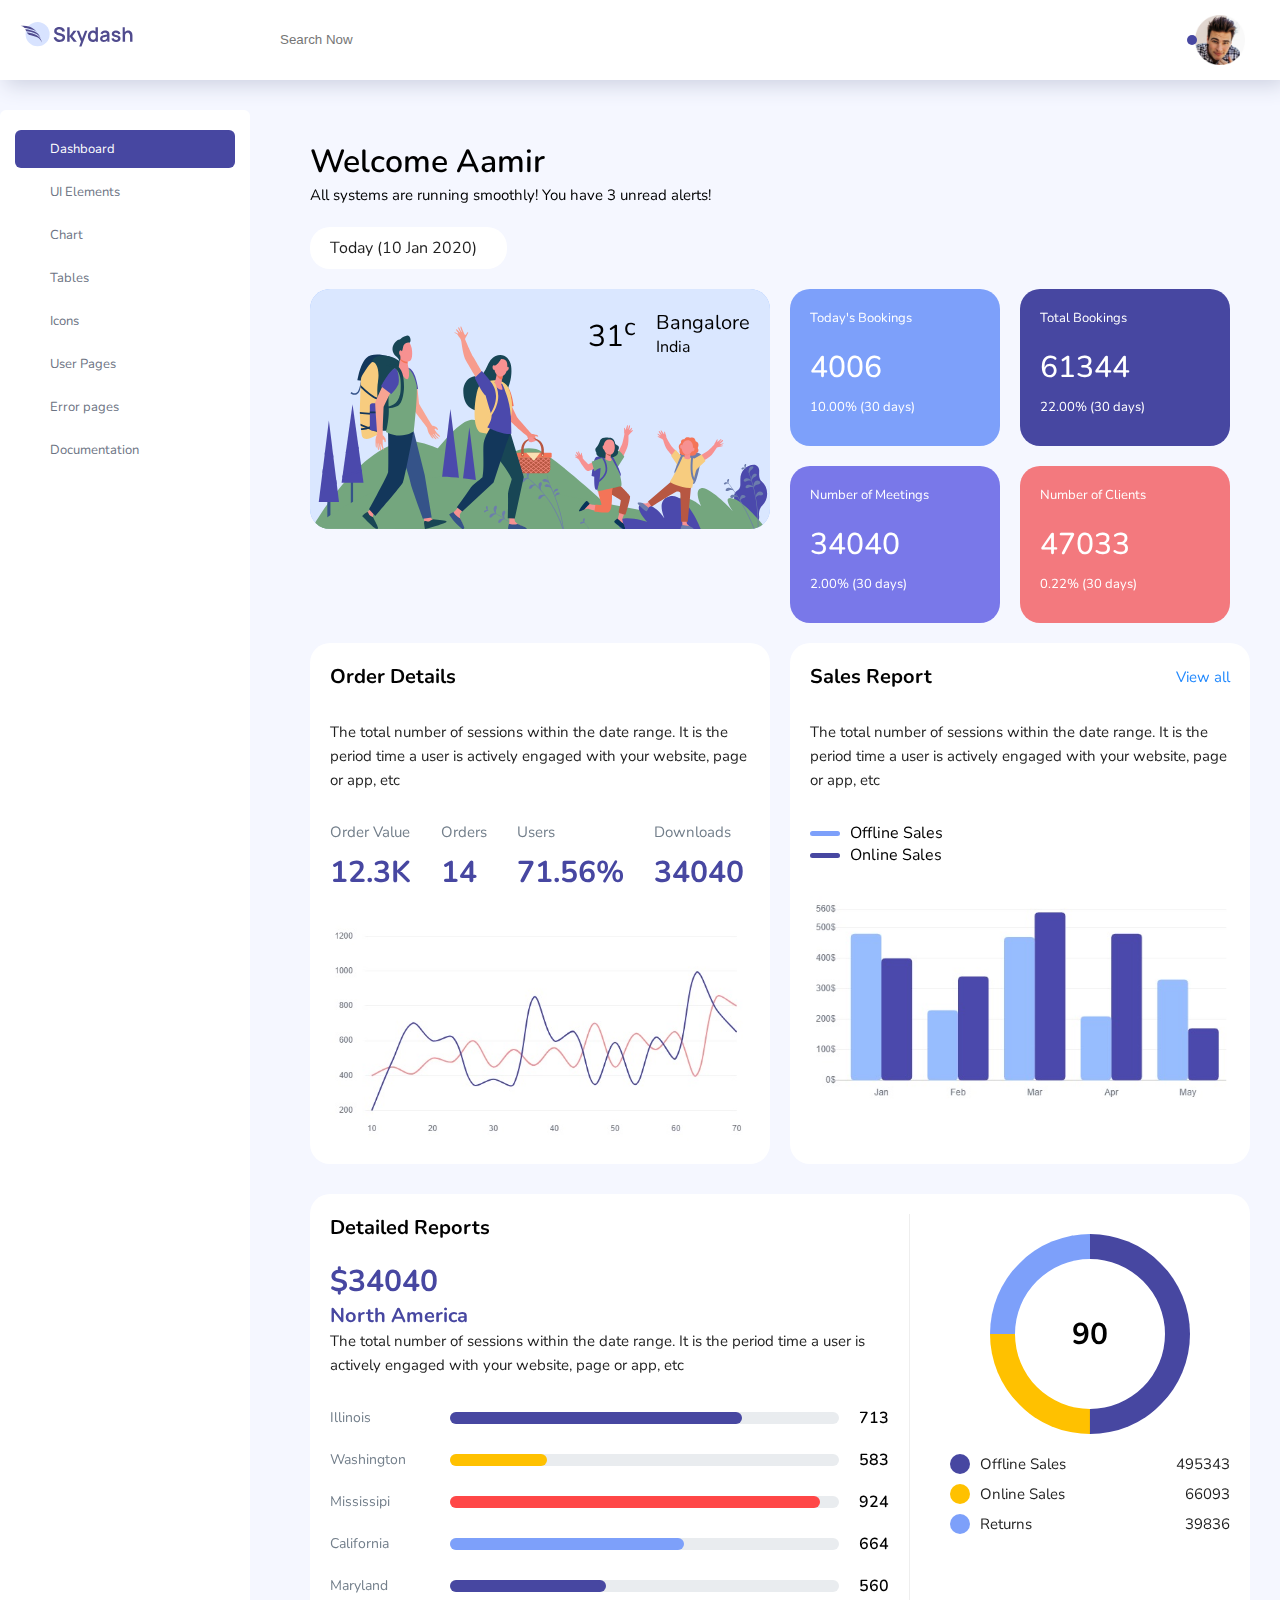
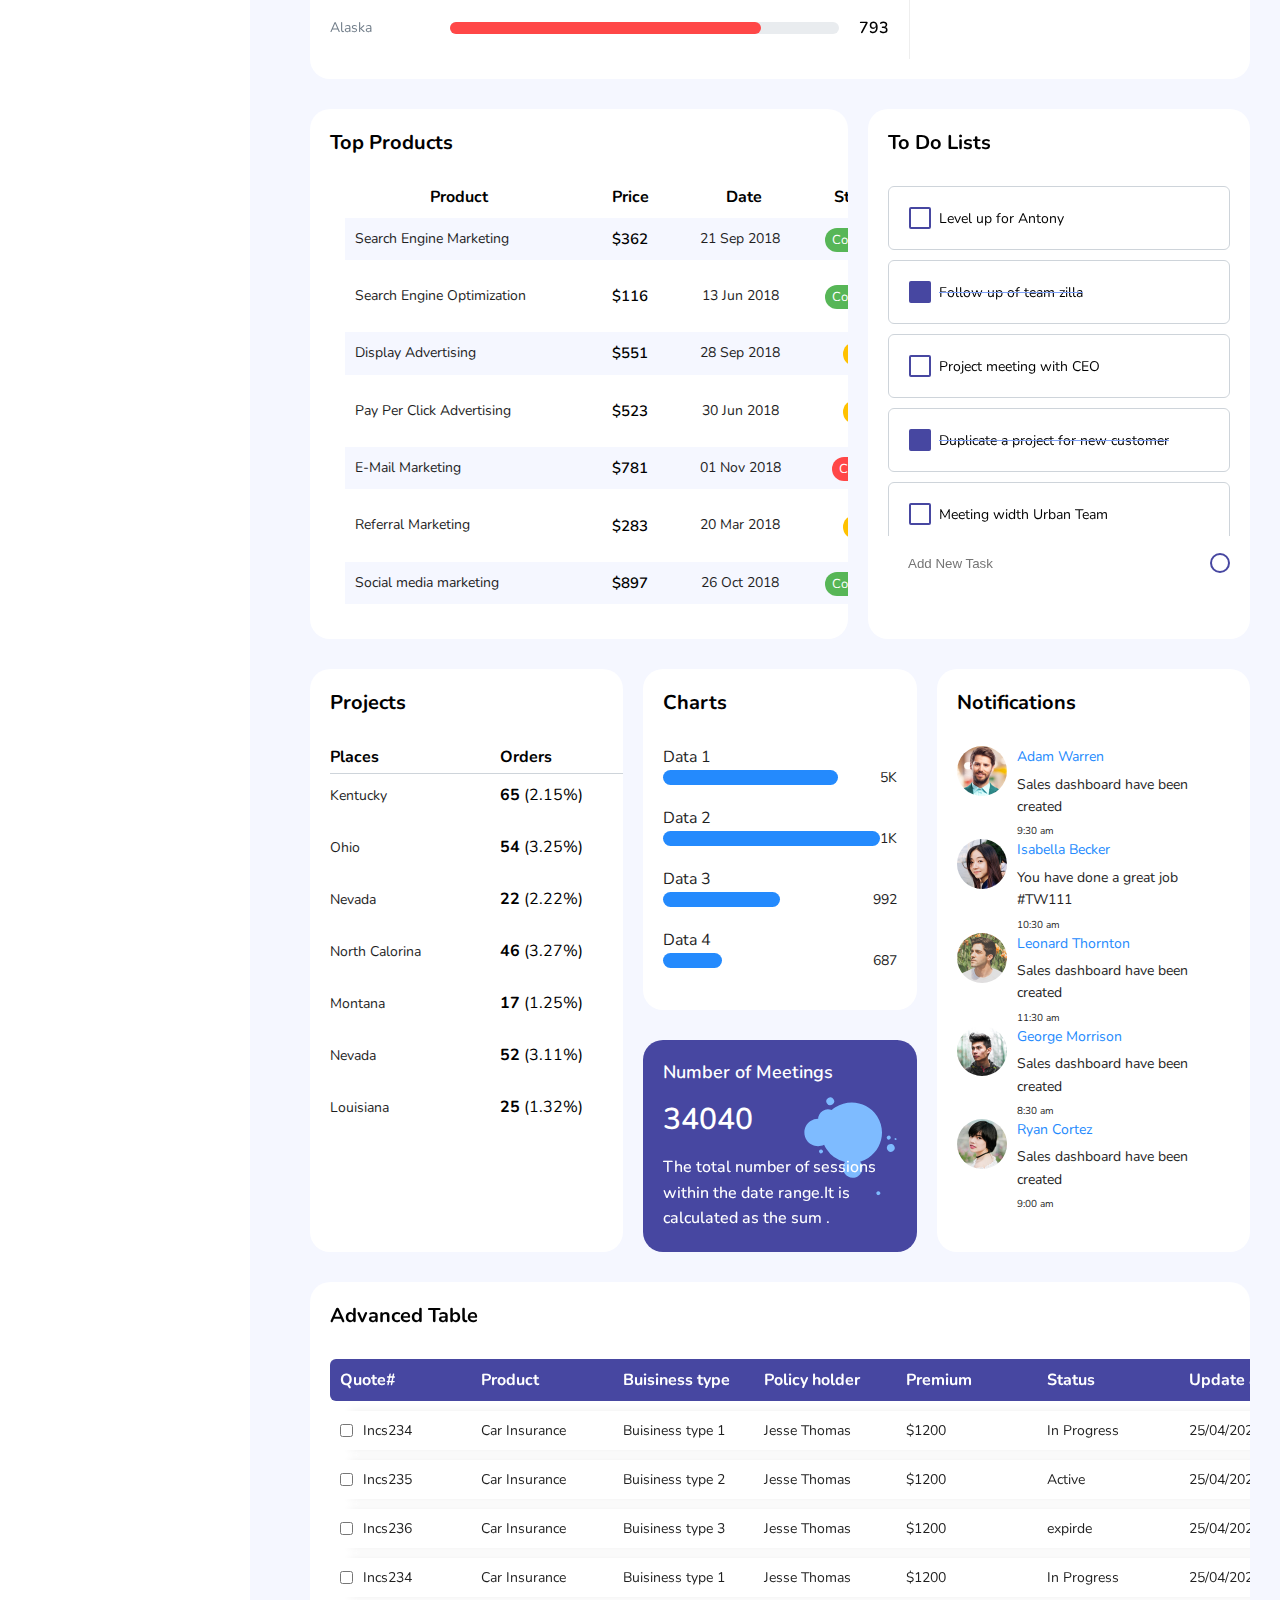
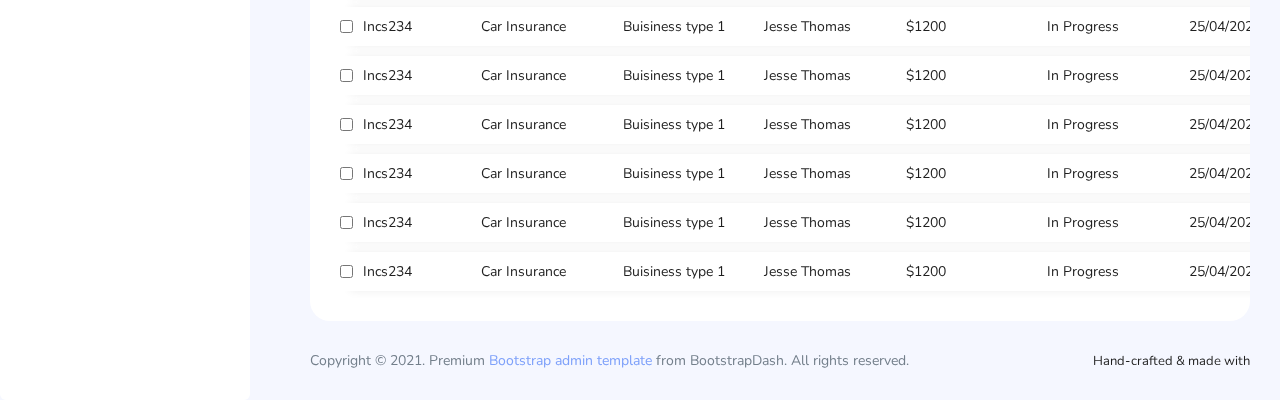
<file: index.html>
<!DOCTYPE html>
<html lang="en">
<head>
    <meta charset="UTF-8">
    <meta http-equiv="X-UA-Compatible" content="IE=edge">
    <meta name="viewport" content="width=device-width, initial-scale=1.0">
    <title>Skydash Admin</title>
    <link rel="stylesheet" href="https://cdnjs.cloudflare.com/ajax/libs/font-awesome/6.2.0/css/all.min.css" integrity="sha512-xh6O/CkQoPOWDdYTDqeRdPCVd1SpvCA9XXcUnZS2FmJNp1coAFzvtCN9BmamE+4aHK8yyUHUSCcJHgXloTyT2A==" crossorigin="anonymous" referrerpolicy="no-referrer" />
    <link rel="stylesheet" href="./css/framework.css">
    <link rel="stylesheet" href="./css/main.css">
</head>
<body>
    <header class="bg-white pl-20 pr-20 pt-15 pb-15 just-btw">
        <div class="h-left d-flex gap-120 align-c">
            <div class="logo">
                <img class="large-logo hide-medium" src="./images/logo.svg" alt="">
                <img class="light-logo profile-size" src="./images/logo-mini.svg" alt="">
            </div>
            <div class="search grey-c d-flex align-c gap-10">
                <i class="fa-solid fa-bars fs-18 pointer menu"></i>
                <div class="search-box d-flex align-c gap-10 hide-medium">
                    <i class="fa-solid fa-search fs-18"></i>
                    <input type="text" class="border-n out-n fs-16 fw-500" placeholder="Search Now">
                </div>
            </div>
        </div>
        <div class="h-right d-flex align-c gap-15 pointer">
            <span class="icon p-relative">
                <i class="fa-solid fa-bell grey-c fs-18"></i>
            </span>
            <img class="profile-size" src="./images/faces/face28.jpg" alt="">
            <i class="fa-solid fa-ellipsis grey-c fs-18 pointer hide-medium"></i>
        </div>
    </header>
    <div class="container mt-80 pt-30 d-flex gap-30">
        <aside class="bg-white pt-20 pl-15 pr-15 rad-6 hide-mobile">
            <ul>
                <li class="active w-full pt-10 pb-10 pl-15 pr-15 mb-5 rad-6 trans">
                    <a class="d-flex gap-20 aside-link-c trans" href="index.html">
                        <i class="fa-solid fa-table-cells-large"></i>
                        <span class="mr-40 fs-13 hide-medium">Dashboard</span>
                    </a>
                </li>
                <li class="w-full pt-10 pb-10 pl-15 pr-15 mb-5 rad-6 trans">
                    <a class="d-flex gap-20 aside-link-c trans" href="uiElements.html">
                        <i class="fa-solid fa-layer-group"></i>
                        <span class="mr-40 fs-13 hide-medium">UI Elements</span>
                        <i class="fa-solid fa-angle-left"></i>
                    </a>
                </li>
                <li class="w-full pt-10 pb-10 pl-15 pr-15 mb-5 rad-6 trans">
                    <a class="d-flex gap-20 aside-link-c trans" href="">
                        <i class="fa-solid fa-chart-simple"></i>
                        <span class="mr-40 fs-13 hide-medium">Chart</span>
                        <i class="fa-solid fa-angle-left"></i>
                    </a>
                </li>
                <li class="w-full pt-10 pb-10 pl-15 pr-15 mb-5 rad-6 trans">
                    <a class="d-flex gap-20 aside-link-c trans" href="">
                        <i class="fa-solid fa-table-cells-large"></i>
                        <span class="mr-40 fs-13 hide-medium">Tables</span>
                        <i class="fa-solid fa-angle-left"></i>
                    </a>
                </li>
                <li class="w-full pt-10 pb-10 pl-15 pr-15 mb-5 rad-6 trans">
                    <a class="d-flex gap-20 aside-link-c trans" href="">
                        <i class="fa-solid fa-expand"></i>
                        <span class="mr-40 fs-13 hide-medium">Icons</span>
                        <i class="fa-solid fa-angle-left"></i>
                    </a>
                </li>
                <li class="w-full pt-10 pb-10 pl-15 pr-15 mb-5 rad-6 trans">
                    <a class="d-flex gap-20 aside-link-c trans" href="">
                        <i class="fa-regular fa-user"></i>
                        <span class="mr-40 fs-13 hide-medium">User Pages</span>
                        <i class="fa-solid fa-angle-left"></i>
                    </a>
                </li>
                <li class="w-full pt-10 pb-10 pl-15 pr-15 mb-5 rad-6 trans">
                    <a class="d-flex gap-20 aside-link-c trans" href="">
                        <i class="fa-solid fa-ban"></i>
                        <span class="mr-40 fs-13 hide-medium">Error pages</span>
                        <i class="fa-solid fa-angle-left"></i>
                    </a>
                </li>
                <li class="w-full pt-10 pb-10 pl-15 pr-15 mb-5 rad-6 trans">
                    <a class="d-flex gap-20 aside-link-c trans" href="">
                        <i class="fa-regular fa-file-lines"></i>
                        <span class="mr-40 fs-13 hide-medium">Documentation</span>
                        <i class="fa-solid fa-angle-left"></i>
                    </a>
                </li>
            </ul>
        </aside>
        <main class="flex-1 p-30">
            <h1 class="fw-600">Welcome Aamir</h1>
            <p class="fs-15 line16 mb-20">All systems are running smoothly! You have <span>3 unread alerts!</span></p>
            <div class="date d-flex mb-20">
                <p class="pt-10 pb-10 pl-20 pr-20 rad-20 default-c bg-white">
                    Today (10 Jan 2020)
                    <i class="fa-solid fa-angle-down ml-10 pointer"></i>
                </p>
            </div>
            <div class="landing mb-20 d-flex gap-20">
                <div class="image p-relative flex-1 rad-20">
                    <img class="w-full rad-20" src="./images/dashboard/people.svg" alt="">
                    <div class="info p-absolute d-flex align-c gap-20">
                        <div class="icon d-flex gap-10 align-c">
                            <i class="fa-regular fa-sun fs-30"></i>
                            <span class="fs-30">31<sup>c</sup></span>
                        </div>
                        <div class="location">
                            <p class="fs-25">Bangalore</p>
                            <span class="fs-16">India</span>
                        </div>
                    </div>
                </div>
                <div class="boxes-container flex-1">
                    <div class="boxes d-flex gap-20 mb-20">
                        <div class="box rad-20 p-20 bg-blue">
                            <p class="white-c mb-20 fs-13">Today's Bookings</p>
                            <h3 class="white-c fs-30 fw-500 mb-10">4006</h3>
                            <p class="white-c fs-13 mb-10">10.00% (30 days)</p>
                        </div>
                        <div class="box rad-20 p-20 bg-violet">
                            <p class="white-c mb-20 fs-13">Total Bookings</p>
                            <h3 class="white-c fs-30 fw-500 mb-10">61344</h3>
                            <p class="white-c fs-13 mb-10">22.00% (30 days)</p>
                        </div>
                    </div>
                    <div class="boxes d-flex gap-20">
                        <div class="box rad-20 p-20 bg-light-violet">
                            <p class="white-c mb-20 fs-13">Number of Meetings</p>
                            <h3 class="white-c fs-30 fw-500 mb-10">34040</h3>
                            <p class="white-c fs-13 mb-10">2.00% (30 days)</p>
                        </div>
                        <div class="box rad-20 p-20 bg-soft-red">
                            <p class="white-c mb-20 fs-13">Number of Clients</p>
                            <h3 class="white-c fs-30 fw-500 mb-10">47033</h3>
                            <p class="white-c fs-13 mb-10">0.22% (30 days)</p>
                        </div>
                    </div>
                </div>
            </div>
            <div class="statistics d-flex gap-20 mb-30">
                <div class="order-details bg-white rad-20 p-20 flex-1">
                    <h2 class="fs-20 title-c mb-30">Order Details</h2>
                    <p class="default-c line16 fs-15 mb-30">
                        The total number of sessions within the date range. It is the period time a user is actively engaged with your website, page or app, etc
                    </p>
                    <div class="details d-flex wrap gap-30 mb-30">
                        <div class="box">
                            <p class="grey-c mb-10 fs-15">Order Value</p>
                            <h3 class="fs-30 violet-c fw-700">12.3K</h3>
                        </div>
                        <div class="box">
                            <p class="grey-c mb-10 fs-15">Orders</p>
                            <h3 class="fs-30 violet-c fw-700">14</h3>
                        </div>
                        <div class="box">
                            <p class="grey-c mb-10 fs-15">Users</p>
                            <h3 class="fs-30 violet-c fw-700">71.56%</h3>
                        </div>
                        <div class="box">
                            <p class="grey-c mb-10 fs-15">Downloads</p>
                            <h3 class="fs-30 violet-c fw-700">34040</h3>
                        </div>
                    </div>
                    <div class="lines">
                        <img class="d-block w-full" src="./images/lines.jpg" alt="">
                    </div>
                </div>
                <div class="sales-reports bg-white rad-20 p-20 flex-1">
                    <h2 class="fs-20 title-c mb-30 just-btw">Sales Report
                        <a href="" class="fs-15 strong-blue-c fw-400 trans">View all</a>
                    </h2>
                    <p class="default-c line16 fs-15 mb-30">
                        The total number of sessions within the date range. It is the period time a user is actively engaged with your website, page or app, etc
                    </p>
                    <div class="sales">
                        <div class="keys">
                            <div class="key-1 d-flex align-c gap-10">
                                <span class="d-inline-block bg-blue rad-6"></span>
                                Offline Sales
                            </div>
                            <div class="key-2 d-flex align-c gap-10 mb-30">
                                <span class="d-inline-block bg-violet rad-6"></span>
                                Online Sales
                            </div>
                            <div class="stiks">
                                <img class="d-block w-full" src="./images/sticks.jpg" alt="">
                            </div>
                        </div>
                    </div>
                </div>
            </div>
            <div class="detailed-reports bg-white p-20 rad-20 d-flex gap-20 mb-30">
                <div class="left pr-20 flex-2">
                    <h2 class="fs-20 title-c mb-20">Detailed Reports</h2>
                    <span class="d-block fs-30 violet-c fw-700">$34040</span>
                    <span class="d-block fs-20 violet-c fw-700">North America</span>
                    <p class="default-c line16 fs-15 mb-30">
                        The total number of sessions within the date range. It is the period time a user is actively engaged with your website, page or app, etc
                    </p>
                    <div class="details">
                        <div class="box d-flex align-c gap-20 mb-20">
                            <p class="grey-c fs-14 city-width">Illinois</p>
                            <div class="holder bg-grey flex-1 rad-20">
                                <span class="d-block rad-20 bg-violet" style="width: 75%"></span>
                            </div>
                            <p class="title-c fs-16 fw-600">713</p>
                        </div>
                        <div class="box d-flex align-c gap-20 mb-20">
                            <p class="grey-c fs-14 city-width">Washington</p>
                            <div class="holder bg-grey flex-1 rad-20">
                                <span class="d-block rad-20 bg-yellow rad-20" style="width: 25%"></span>
                            </div>
                            <p class="title-c fs-16 fw-600">583</p>
                        </div>
                        <div class="box d-flex align-c gap-20 mb-20">
                            <p class="grey-c fs-14 city-width">Mississipi</p>
                            <div class="holder bg-grey flex-1 rad-20">
                                <span class="d-block rad-20 bg-red" style="width: 95%"></span>
                            </div>
                            <p class="title-c fs-16 fw-600">924</p>
                        </div>
                        <div class="box d-flex align-c gap-20 mb-20">
                            <p class="grey-c fs-14 city-width">California</p>
                            <div class="holder bg-grey flex-1 rad-20">
                                <span class="d-block rad-20 bg-blue" style="width: 60%"></span>
                            </div>
                            <p class="title-c fs-16 fw-600">664</p>
                        </div>
                        <div class="box d-flex align-c gap-20 mb-20">
                            <p class="grey-c fs-14 city-width">Maryland</p>
                            <div class="holder bg-grey flex-1 rad-20">
                                <span class="d-block rad-20 bg-violet" style="width: 40%"></span>
                            </div>
                            <p class="title-c fs-16 fw-600">560</p>
                        </div>
                        <div class="box d-flex align-c gap-20 mb-20">
                            <p class="grey-c fs-14 city-width">Alaska</p>
                            <div class="holder bg-grey flex-1 rad-20">
                                <span class="d-block rad-20 bg-red" style="width: 80%"></span>
                            </div>
                            <p class="title-c fs-16 fw-600">793</p>
                        </div>
                    </div>
                </div>
                <div class="right pl-20 flex-1">
                    <div class="circle rad-50 p-relative">
                        <span class="p-absolute fs-30 fw-700 title-c">90</span>
                    </div>
                    <div class="keys">
                        <div class="key-1 just-btw mb-10">
                            <div class="bullet d-flex align-c gap-10 default-c fs-15">
                                <span class="d-inline-block bullet-size bg-violet rad-50"></span>
                                Offline Sales
                            </div>
                            <span class="default-c fs-15">495343</span>
                        </div>
                        <div class="key-2 just-btw mb-10">
                            <div class="bullet d-flex align-c gap-10 default-c fs-15">
                                <span class="d-inline-block bullet-size bg-yellow rad-50"></span>
                                Online Sales
                            </div>
                            <span class="default-c fs-15">66093</span>
                        </div>
                        <div class="key-3 just-btw">
                            <div class="bullet d-flex align-c gap-10 default-c fs-15">
                                <span class="d-inline-block bullet-size bg-blue rad-50"></span>
                                Returns
                            </div>
                            <span class="default-c fs-15">39836</span>
                        </div>
                    </div>
                </div>
            </div>
            <div class="top-products d-flex gap-20 mb-30">
                <div class="products p-20 bg-white rad-20 flex-2">
                    <h2 class="fs-20 title-c mb-30">Top Products</h2>
                    <table class="pl-15 pr-15">
                        <thead class="d-block w-full">
                            <tr class="just-btw w-full mb-10">
                                <th style="width: 30%" class="text-c flex-1">Product</th>
                                <th style="width: 20%" class="text-c">Price</th>
                                <th style="width: 20%" class="text-c">Date</th>
                                <th style="width: 20%" class="text-c">Status</th>
                            </tr>
                        </thead>
                        <tbody class="d-block w-full">
                            <tr class="just-btw w-full mb-15 main-bg p-10">
                                <td style="width: 30%" class="fs-14 default-c line16 flex-1">Search Engine Marketing</td>
                                <td style="width: 20%" class="fs-15 fw-600 black-c text-c">$362</td>
                                <td style="width: 20%" class="fs-14 default-c line16 text-c">21 Sep 2018</td>
                                <td style="width: 20%" class="text-r">
                                    <span class="white-c fs-13 bg-green rad-20 btn-p">Completed</span>
                                </td>
                            </tr>
                            <tr class="just-btw w-full mb-15 p-10">
                                <td style="width: 30%" class="fs-14 default-c line16 flex-1">Search Engine Optimization</td>
                                <td style="width: 20%" class="fs-15 fw-600 black-c text-c">$116</td>
                                <td style="width: 20%" class="fs-14 default-c line16 text-c">13 Jun 2018</td>
                                <td style="width: 20%" class="text-r">
                                    <span class="white-c fs-13 bg-green rad-20 btn-p">Completed</span>
                                </td>
                            </tr>
                            <tr class="just-btw w-full mb-15 p-10 main-bg">
                                <td style="width: 30%" class="fs-14 default-c line16 flex-1">Display Advertising</td>
                                <td style="width: 20%" class="fs-15 fw-600 black-c text-c">$551</td>
                                <td style="width: 20%" class="fs-14 default-c line16 text-c">28 Sep 2018</td>
                                <td style="width: 20%" class="text-r">
                                    <span class="black-c fs-13 bg-yellow rad-20 btn-p">Pending</span>
                                </td>
                            </tr>
                            <tr class="just-btw w-full mb-15 p-10">
                                <td style="width: 30%" class="fs-14 default-c line16 flex-1">Pay Per Click Advertising</td>
                                <td style="width: 20%" class="fs-15 fw-600 black-c text-c">$523</td>
                                <td style="width: 20%" class="fs-14 default-c line16 text-c">30 Jun 2018</td>
                                <td style="width: 20%" class="text-r">
                                    <span class="black-c fs-13 bg-yellow rad-20 btn-p">Pending</span>
                                </td>
                            </tr>
                            <tr class="just-btw w-full mb-15 p-10 main-bg">
                                <td style="width: 30%" class="fs-14 default-c line16 flex-1">E-Mail Marketing</td>
                                <td style="width: 20%" class="fs-15 fw-600 black-c text-c">$781</td>
                                <td style="width: 20%" class="fs-14 default-c line16 text-c">01 Nov 2018</td>
                                <td style="width: 20%" class="text-r">
                                    <span class="white-c fs-13 bg-red rad-20 btn-p">Cancelled</span>
                                </td>
                            </tr>
                            <tr class="just-btw w-full mb-15 p-10">
                                <td style="width: 30%" class="fs-14 default-c line16 flex-1">Referral Marketing</td>
                                <td style="width: 20%" class="fs-15 fw-600 black-c text-c">$283</td>
                                <td style="width: 20%" class="fs-14 default-c line16 text-c">20 Mar 2018</td>
                                <td style="width: 20%" class="text-r">
                                    <span class="black-c fs-13 bg-yellow rad-20 btn-p">Pending</span>
                                </td>
                            </tr>
                            <tr class="just-btw w-full mb-15 p-10 main-bg">
                                <td style="width: 30%" class="fs-14 default-c line16 flex-1">Social media marketing</td>
                                <td style="width: 20%" class="fs-15 fw-600 black-c text-c">$897</td>
                                <td style="width: 20%" class="fs-14 default-c line16 text-c">26 Oct 2018</td>
                                <td style="width: 20%" class="text-r">
                                    <span class="white-c fs-13 bg-green rad-20 btn-p ml-auto">Completed</span>
                                </td>
                            </tr>
                        </tbody>
                    </table>
                </div>
                <div class="todo p-20 bg-white rad-20 flex-1">
                    <h2 class="fs-20 title-c mb-30">To Do Lists</h2>
                    <div class="lists">
                        <div class="item p-20 rad-6 just-btw border mb-10">
                            <input class="p-absolute" type="checkbox" name="item1" id="item-1">
                            <div class="check-box flex-1">
                                <label for="item-1" class="pointer fs-14 pl-30 p-relative">
                                    <span>Level up for Antony</span>
                                </label>
                            </div>
                            <i class="fa-solid fa-times fs-16 grey-c pointer close trans"></i>
                        </div>
                        <div class="item p-20 rad-6 just-btw border mb-10">
                            <input class="p-absolute" type="checkbox" name="item2" id="item-2" checked>
                            <div class="check-box flex-1">
                                <label for="item-2" class="pointer fs-14 pl-30 p-relative">
                                    <span>Follow up of team zilla</span>
                                </label>
                            </div>
                            <i class="fa-solid fa-times fs-16 grey-c pointer close trans"></i>
                        </div>
                        <div class="item p-20 rad-6 just-btw border mb-10">
                            <input class="p-absolute" type="checkbox" name="item3" id="item-3">
                            <div class="check-box flex-1">
                                <label for="item-3" class="pointer fs-14 pl-30 p-relative">
                                    <span>Project meeting with CEO</span>
                                </label>
                            </div>
                            <i class="fa-solid fa-times fs-16 grey-c pointer close trans"></i>
                        </div>
                        <div class="item p-20 rad-6 just-btw border mb-10">
                            <input class="p-absolute" type="checkbox" name="item4" id="item-4" checked>
                            <div class="check-box flex-1" style="min-width: 300px">
                                <label for="item-4" class="pointer fs-14 pl-30 p-relative">
                                    <span>Duplicate a project for new customer</span>
                                </label>
                            </div>
                            <i class="fa-solid fa-times fs-16 grey-c pointer close trans"></i>
                        </div>
                        <div class="item p-20 rad-6 just-btw border mb-10">
                            <input class="p-absolute" type="checkbox" name="item5" id="item-5">
                            <div class="check-box flex-1">
                                <label for="item-5" class="pointer fs-14 pl-30 p-relative">
                                    <span>Meeting width Urban Team</span>
                                </label>
                            </div>
                            <i class="fa-solid fa-times fs-16 grey-c pointer close trans"></i>
                        </div>
                    </div>
                    <div class="add-item just-btw">
                        <input type="text" class="border-n out-n p-20" placeholder="Add New Task">
                        <span class="c-flex rad-50 border-violet pointer bullet-size">
                            <i class="fa-solid fa-plus violet-c fs-16"></i>
                        </span>
                    </div>
                </div>
            </div>
            <div class="projects mb-30 d-flex gap-20">
                <div class="table-content p-20 rad-20 bg-white flex-1">
                    <h2 class="fs-20 title-c mb-30">Projects</h2>
                    <table class="d-block w-full">
                        <thead class="d-block w-full">
                            <tr class="just-btw pb-5 border-b w-full text-l">
                                <th style="width: 32%">Places</th>
                                <th style="width: 32%">Orders</th>
                                <th style="width: 32%">Users</th>
                            </tr>
                        </thead>
                        <tbody class="d-block w-full">
                            <tr class="just-btw pb-20 pt-10  w-full text-l">
                                <td style="width: 32%" class="default-c fs-14">Kentucky</td>
                                <td style="width: 32%"><strong>65</strong> (2.15%)</td>
                                <td style="width: 32%" class="grey-c fs-14">65</td>
                            </tr>
                            <tr class="just-btw pb-20 pt-10  w-full text-l">
                                <td style="width: 32%" class="default-c fs-14">Ohio</td>
                                <td style="width: 32%"><strong>54</strong> (3.25%)</td>
                                <td style="width: 32%" class="grey-c fs-14">45</td>
                            </tr>
                            <tr class="just-btw pb-20 pt-10  w-full text-l">
                                <td style="width: 32%" class="default-c fs-14">Nevada</td>
                                <td style="width: 32%"><strong>22</strong> (2.22%)</td>
                                <td style="width: 32%" class="grey-c fs-14">32</td>
                            </tr>
                            <tr class="just-btw pb-20 pt-10  w-full text-l">
                                <td style="width: 32%" class="default-c fs-14">North Calorina</td>
                                <td style="width: 32%"><strong>46</strong> (3.27%)</td>
                                <td style="width: 32%" class="grey-c fs-14">45</td>
                            </tr>
                            <tr class="just-btw pb-20 pt-10  w-full text-l">
                                <td style="width: 32%" class="default-c fs-14">Montana</td>
                                <td style="width: 32%"><strong>17</strong> (1.25%)</td>
                                <td style="width: 32%" class="grey-c fs-14">25</td>
                            </tr>
                            <tr class="just-btw pb-20 pt-10  w-full text-l">
                                <td style="width: 32%" class="default-c fs-14">Nevada</td>
                                <td style="width: 32%"><strong>52</strong> (3.11%)</td>
                                <td style="width: 32%" class="grey-c fs-14">71</td>
                            </tr>
                            <tr class="just-btw pb-20 pt-10  w-full text-l">
                                <td style="width: 32%" class="default-c fs-14">Louisiana</td>
                                <td style="width: 32%"><strong>25</strong> (1.32%)</td>
                                <td style="width: 32%" class="grey-c fs-14">14</td>
                            </tr>
                        </tbody>
                    </table>
                </div>
                <div class="chart flex-1">
                    <div class="info p-20 bg-white rad-20 mb-30">
                        <h2 class="fs-20 title-c mb-30">Charts</h2>
                        <div class="box mb-20">
                            <p class="default-c">Data 1</p>
                            <div class="progress just-btw">
                                <div style="width: 75%" class="volume chart-height bg-strong-blue rad-20"></div>
                                <div class="default-c fs-14">5K</div>
                            </div>
                        </div>
                        <div class="box mb-20">
                            <p class="default-c">Data 2</p>
                            <div class="progress just-btw">
                                <div style="width: 350%" class="volume chart-height bg-strong-blue rad-20"></div>
                                <div class="default-c fs-14">1K</div>
                            </div>
                        </div>
                        <div class="box mb-20">
                            <p class="default-c">Data 3</p>
                            <div class="progress just-btw">
                                <div style="width: 50%" class="volume chart-height bg-strong-blue rad-20"></div>
                                <div class="default-c fs-14">992</div>
                            </div>
                        </div>
                        <div class="box mb-20">
                            <p class="default-c">Data 4</p>
                            <div class="progress just-btw">
                                <div style="width: 25%" class="volume chart-height bg-strong-blue rad-20"></div>
                                <div class="default-c fs-14">687</div>
                            </div>
                        </div>
                    </div>
                    <div class="meeting p-20 bg-violet rad-20 p-relative">
                        <img class="p-absolute" src="./images/dashboard/shape-4.svg" alt="">
                        <h3 class="white-c fs-18 fw-600 mb-15">Number of Meetings</h3>
                        <p class="fw-600 fs-30 white-c mb-15">34040</p>
                        <p class="fw-500 line16 white-c fs14 p-relative">The total number of sessions within the date range.It is calculated as the sum .</p>
                    </div>
                </div>
                <div class="notifications flex-1 p-20 rad-20 bg-white">
                    <h2 class="fs-20 title-c mb-30">Notifications</h2>
                    <div class="notification d-flex gap-10 align-start">
                        <img class="profile-size rad-50" src="./images/faces/face1.jpg" alt="">
                        <div class="info">
                            <p class="strong-blue-c fs-14 fw-400 line16 mb-5">Adam Warren</p>
                            <p class="default-c fs-14 fw-400 line16 mb-5">Sales dashboard have been created</p>
                            <p class="default-c fs-10 fw-400 line16">9:30 am</p>
                        </div>
                    </div>
                    <div class="notification d-flex gap-10 align-start">
                        <img class="profile-size rad-50" src="./images/faces/face2.jpg" alt="">
                        <div class="info">
                            <p class="strong-blue-c fs-14 fw-400 line16 mb-5">Isabella Becker</p>
                            <p class="default-c fs-14 fw-400 line16 mb-5">You have done a great job #TW111</p>
                            <p class="default-c fs-10 fw-400 line16">10:30 am</p>
                        </div>
                    </div>
                    <div class="notification d-flex gap-10 align-start">
                        <img class="profile-size rad-50" src="./images/faces/face3.jpg" alt="">
                        <div class="info">
                            <p class="strong-blue-c fs-14 fw-400 line16 mb-5">Leonard Thornton</p>
                            <p class="default-c fs-14 fw-400 line16 mb-5">Sales dashboard have been created</p>
                            <p class="default-c fs-10 fw-400 line16">11:30 am</p>
                        </div>
                    </div>
                    <div class="notification d-flex gap-10 align-start">
                        <img class="profile-size rad-50" src="./images/faces/face4.jpg" alt="">
                        <div class="info">
                            <p class="strong-blue-c fs-14 fw-400 line16 mb-5">George Morrison</p>
                            <p class="default-c fs-14 fw-400 line16 mb-5">Sales dashboard have been created</p>
                            <p class="default-c fs-10 fw-400 line16">8:30 am</p>
                        </div>
                    </div>
                    <div class="notification d-flex gap-10 align-start">
                        <img class="profile-size rad-50" src="./images/faces/face5.jpg" alt="">
                        <div class="info">
                            <p class="strong-blue-c fs-14 fw-400 line16 mb-5">Ryan Cortez</p>
                            <p class="default-c fs-14 fw-400 line16 mb-5">Sales dashboard have been created</p>
                            <p class="default-c fs-10 fw-400 line16">9:00 am</p>
                        </div>
                    </div>
                </div>
            </div>
            <div class="advanced-table bg-white p-20 rad-20 mb-30">
                <h2 class="fs-20 title-c mb-30">Advanced Table</h2>
                <table class="d-block">
                    <thead class="d-block p-10 bg-violet rad-6">
                        <tr class="d-flex align-c gap-10">
                            <th class="white-c text-l" style="width: 14%">Quote#</th>
                            <th class="white-c just-btw text-l" style="width: 14%">
                                Product
                                <span class="">
                                    <i class="fa-solid fa-angle-up d-block grey-c pointer"></i>
                                    <i class="fa-solid fa-angle-down d-block pointer"></i>
                                </span>
                            </th>
                            <th class="white-c just-btw text-l" style="width: 14%">
                                Buisiness type
                                <span class="">
                                    <i class="fa-solid fa-angle-up d-block grey-c pointer"></i>
                                    <i class="fa-solid fa-angle-down d-block pointer"></i>
                                </span>
                            </th>
                            <th class="white-c just-btw text-l" style="width: 14%">
                                Policy holder
                                <span class="">
                                    <i class="fa-solid fa-angle-up d-block grey-c pointer"></i>
                                    <i class="fa-solid fa-angle-down d-block pointer"></i>
                                </span>
                            </th>
                            <th class="white-c just-btw text-l" style="width: 14%">
                                Premium
                                <span class="">
                                    <i class="fa-solid fa-angle-up d-block grey-c pointer"></i>
                                    <i class="fa-solid fa-angle-down d-block pointer"></i>
                                </span>
                            </th>
                            <th class="white-c just-btw text-l" style="width: 14%">
                                Status
                                <span class="">
                                    <i class="fa-solid fa-angle-up d-block grey-c pointer"></i>
                                    <i class="fa-solid fa-angle-down d-block pointer"></i>
                                </span>
                            </th>
                            <th class="white-c just-btw text-l" style="width: 14%">
                                Update at
                                <span class="">
                                    <i class="fa-solid fa-angle-up d-block grey-c pointer"></i>
                                    <i class="fa-solid fa-angle-down d-block pointer"></i>
                                </span>
                            </th>
                        </tr>
                    </thead>
                    <tbody class="d-block p-10">
                        <tr class="d-flex align-c gap-10 p-relative mb-10 pt-10 pb-10">
                            <td class="default-c d-flex align-c gap-10 text-l fs-14" style="width: 14%">
                                <input type="checkbox">
                                Incs234
                            </td>
                            <td class="default-c d-flex align-c gap-10 text-l fs-14" style="width: 14%">Car Insurance</td>
                            <td class="default-c d-flex align-c gap-10 text-l fs-14" style="width: 14%">Buisiness type 1</td>
                            <td class="default-c d-flex align-c gap-10 text-l fs-14" style="width: 14%">Jesse Thomas</td>
                            <td class="default-c d-flex align-c gap-10 text-l fs-14" style="width: 14%">$1200</td>
                            <td class="default-c d-flex align-c gap-10 text-l fs-14" style="width: 14%">In Progress</td>
                            <td class="default-c d-flex align-c gap-10 text-l fs-14" style="width: 14%">25/04/2020</td>
                            <td class="p-absolute icon pointer"><i class="fa-solid fa-angle-down grey-c"></i></td>
                        </tr>
                        <tr class="d-flex align-c gap-10 p-relative mb-10 pt-10 pb-10">
                            <td class="default-c d-flex align-c gap-10 text-l fs-14" style="width: 14%">
                                <input type="checkbox">
                                Incs235
                            </td>
                            <td class="default-c d-flex align-c gap-10 text-l fs-14" style="width: 14%">Car Insurance</td>
                            <td class="default-c d-flex align-c gap-10 text-l fs-14" style="width: 14%">Buisiness type 2</td>
                            <td class="default-c d-flex align-c gap-10 text-l fs-14" style="width: 14%">Jesse Thomas</td>
                            <td class="default-c d-flex align-c gap-10 text-l fs-14" style="width: 14%">$1200</td>
                            <td class="default-c d-flex align-c gap-10 text-l fs-14" style="width: 14%">Active</td>
                            <td class="default-c d-flex align-c gap-10 text-l fs-14" style="width: 14%">25/04/2020</td>
                            <td class="p-absolute icon pointer"><i class="fa-solid fa-angle-down grey-c"></i></td>
                        </tr>
                        <tr class="d-flex align-c gap-10 p-relative mb-10 pt-10 pb-10">
                            <td class="default-c d-flex align-c gap-10 text-l fs-14" style="width: 14%">
                                <input type="checkbox">
                                Incs236
                            </td>
                            <td class="default-c d-flex align-c gap-10 text-l fs-14" style="width: 14%">Car Insurance</td>
                            <td class="default-c d-flex align-c gap-10 text-l fs-14" style="width: 14%">Buisiness type 3</td>
                            <td class="default-c d-flex align-c gap-10 text-l fs-14" style="width: 14%">Jesse Thomas</td>
                            <td class="default-c d-flex align-c gap-10 text-l fs-14" style="width: 14%">$1200</td>
                            <td class="default-c d-flex align-c gap-10 text-l fs-14" style="width: 14%">expirde</td>
                            <td class="default-c d-flex align-c gap-10 text-l fs-14" style="width: 14%">25/04/2020</td>
                            <td class="p-absolute icon pointer"><i class="fa-solid fa-angle-down grey-c"></i></td>
                        </tr>
                        <tr class="d-flex align-c gap-10 p-relative mb-10 pt-10 pb-10">
                            <td class="default-c d-flex align-c gap-10 text-l fs-14" style="width: 14%">
                                <input type="checkbox">
                                Incs234
                            </td>
                            <td class="default-c d-flex align-c gap-10 text-l fs-14" style="width: 14%">Car Insurance</td>
                            <td class="default-c d-flex align-c gap-10 text-l fs-14" style="width: 14%">Buisiness type 1</td>
                            <td class="default-c d-flex align-c gap-10 text-l fs-14" style="width: 14%">Jesse Thomas</td>
                            <td class="default-c d-flex align-c gap-10 text-l fs-14" style="width: 14%">$1200</td>
                            <td class="default-c d-flex align-c gap-10 text-l fs-14" style="width: 14%">In Progress</td>
                            <td class="default-c d-flex align-c gap-10 text-l fs-14" style="width: 14%">25/04/2020</td>
                            <td class="p-absolute icon pointer"><i class="fa-solid fa-angle-down grey-c"></i></td>
                        </tr>
                        <tr class="d-flex align-c gap-10 p-relative mb-10 pt-10 pb-10">
                            <td class="default-c d-flex align-c gap-10 text-l fs-14" style="width: 14%">
                                <input type="checkbox">
                                Incs234
                            </td>
                            <td class="default-c d-flex align-c gap-10 text-l fs-14" style="width: 14%">Car Insurance</td>
                            <td class="default-c d-flex align-c gap-10 text-l fs-14" style="width: 14%">Buisiness type 1</td>
                            <td class="default-c d-flex align-c gap-10 text-l fs-14" style="width: 14%">Jesse Thomas</td>
                            <td class="default-c d-flex align-c gap-10 text-l fs-14" style="width: 14%">$1200</td>
                            <td class="default-c d-flex align-c gap-10 text-l fs-14" style="width: 14%">In Progress</td>
                            <td class="default-c d-flex align-c gap-10 text-l fs-14" style="width: 14%">25/04/2020</td>
                            <td class="p-absolute icon pointer"><i class="fa-solid fa-angle-down grey-c"></i></td>
                        </tr>
                        <tr class="d-flex align-c gap-10 p-relative mb-10 pt-10 pb-10">
                            <td class="default-c d-flex align-c gap-10 text-l fs-14" style="width: 14%">
                                <input type="checkbox">
                                Incs234
                            </td>
                            <td class="default-c d-flex align-c gap-10 text-l fs-14" style="width: 14%">Car Insurance</td>
                            <td class="default-c d-flex align-c gap-10 text-l fs-14" style="width: 14%">Buisiness type 1</td>
                            <td class="default-c d-flex align-c gap-10 text-l fs-14" style="width: 14%">Jesse Thomas</td>
                            <td class="default-c d-flex align-c gap-10 text-l fs-14" style="width: 14%">$1200</td>
                            <td class="default-c d-flex align-c gap-10 text-l fs-14" style="width: 14%">In Progress</td>
                            <td class="default-c d-flex align-c gap-10 text-l fs-14" style="width: 14%">25/04/2020</td>
                            <td class="p-absolute icon pointer"><i class="fa-solid fa-angle-down grey-c"></i></td>
                        </tr>
                        <tr class="d-flex align-c gap-10 p-relative mb-10 pt-10 pb-10">
                            <td class="default-c d-flex align-c gap-10 text-l fs-14" style="width: 14%">
                                <input type="checkbox">
                                Incs234
                            </td>
                            <td class="default-c d-flex align-c gap-10 text-l fs-14" style="width: 14%">Car Insurance</td>
                            <td class="default-c d-flex align-c gap-10 text-l fs-14" style="width: 14%">Buisiness type 1</td>
                            <td class="default-c d-flex align-c gap-10 text-l fs-14" style="width: 14%">Jesse Thomas</td>
                            <td class="default-c d-flex align-c gap-10 text-l fs-14" style="width: 14%">$1200</td>
                            <td class="default-c d-flex align-c gap-10 text-l fs-14" style="width: 14%">In Progress</td>
                            <td class="default-c d-flex align-c gap-10 text-l fs-14" style="width: 14%">25/04/2020</td>
                            <td class="p-absolute icon pointer"><i class="fa-solid fa-angle-down grey-c"></i></td>
                        </tr>
                        <tr class="d-flex align-c gap-10 p-relative mb-10 pt-10 pb-10">
                            <td class="default-c d-flex align-c gap-10 text-l fs-14" style="width: 14%">
                                <input type="checkbox">
                                Incs234
                            </td>
                            <td class="default-c d-flex align-c gap-10 text-l fs-14" style="width: 14%">Car Insurance</td>
                            <td class="default-c d-flex align-c gap-10 text-l fs-14" style="width: 14%">Buisiness type 1</td>
                            <td class="default-c d-flex align-c gap-10 text-l fs-14" style="width: 14%">Jesse Thomas</td>
                            <td class="default-c d-flex align-c gap-10 text-l fs-14" style="width: 14%">$1200</td>
                            <td class="default-c d-flex align-c gap-10 text-l fs-14" style="width: 14%">In Progress</td>
                            <td class="default-c d-flex align-c gap-10 text-l fs-14" style="width: 14%">25/04/2020</td>
                            <td class="p-absolute icon pointer"><i class="fa-solid fa-angle-down grey-c"></i></td>
                        </tr>
                        <tr class="d-flex align-c gap-10 p-relative mb-10 pt-10 pb-10">
                            <td class="default-c d-flex align-c gap-10 text-l fs-14" style="width: 14%">
                                <input type="checkbox">
                                Incs234
                            </td>
                            <td class="default-c d-flex align-c gap-10 text-l fs-14" style="width: 14%">Car Insurance</td>
                            <td class="default-c d-flex align-c gap-10 text-l fs-14" style="width: 14%">Buisiness type 1</td>
                            <td class="default-c d-flex align-c gap-10 text-l fs-14" style="width: 14%">Jesse Thomas</td>
                            <td class="default-c d-flex align-c gap-10 text-l fs-14" style="width: 14%">$1200</td>
                            <td class="default-c d-flex align-c gap-10 text-l fs-14" style="width: 14%">In Progress</td>
                            <td class="default-c d-flex align-c gap-10 text-l fs-14" style="width: 14%">25/04/2020</td>
                            <td class="p-absolute icon pointer"><i class="fa-solid fa-angle-down grey-c"></i></td>
                        </tr>
                        <tr class="d-flex align-c gap-10 p-relative pt-10 pb-10">
                            <td class="default-c d-flex align-c gap-10 text-l fs-14" style="width: 14%">
                                <input type="checkbox">
                                Incs234
                            </td>
                            <td class="default-c d-flex align-c gap-10 text-l fs-14" style="width: 14%">Car Insurance</td>
                            <td class="default-c d-flex align-c gap-10 text-l fs-14" style="width: 14%">Buisiness type 1</td>
                            <td class="default-c d-flex align-c gap-10 text-l fs-14" style="width: 14%">Jesse Thomas</td>
                            <td class="default-c d-flex align-c gap-10 text-l fs-14" style="width: 14%">$1200</td>
                            <td class="default-c d-flex align-c gap-10 text-l fs-14" style="width: 14%">In Progress</td>
                            <td class="default-c d-flex align-c gap-10 text-l fs-14" style="width: 14%">25/04/2020</td>
                            <td class="p-absolute icon pointer"><i class="fa-solid fa-angle-down grey-c"></i></td>
                        </tr>
                    </tbody>
                </table>
            </div>
            <footer class="just-btw wrap">
                <p class="fs-14 grey-c fw-400">Copyright © 2021. Premium <a class="blue-c fw-400" href="#"> Bootstrap admin template</a> from BootstrapDash. All rights reserved.</p>
                <p class="fs-13 default-c">Hand-crafted & made with <i class="fa-regular fa-heart red-c"></i></p>
            </footer>
        </main>
    </div>
</body>
</html>
</file>
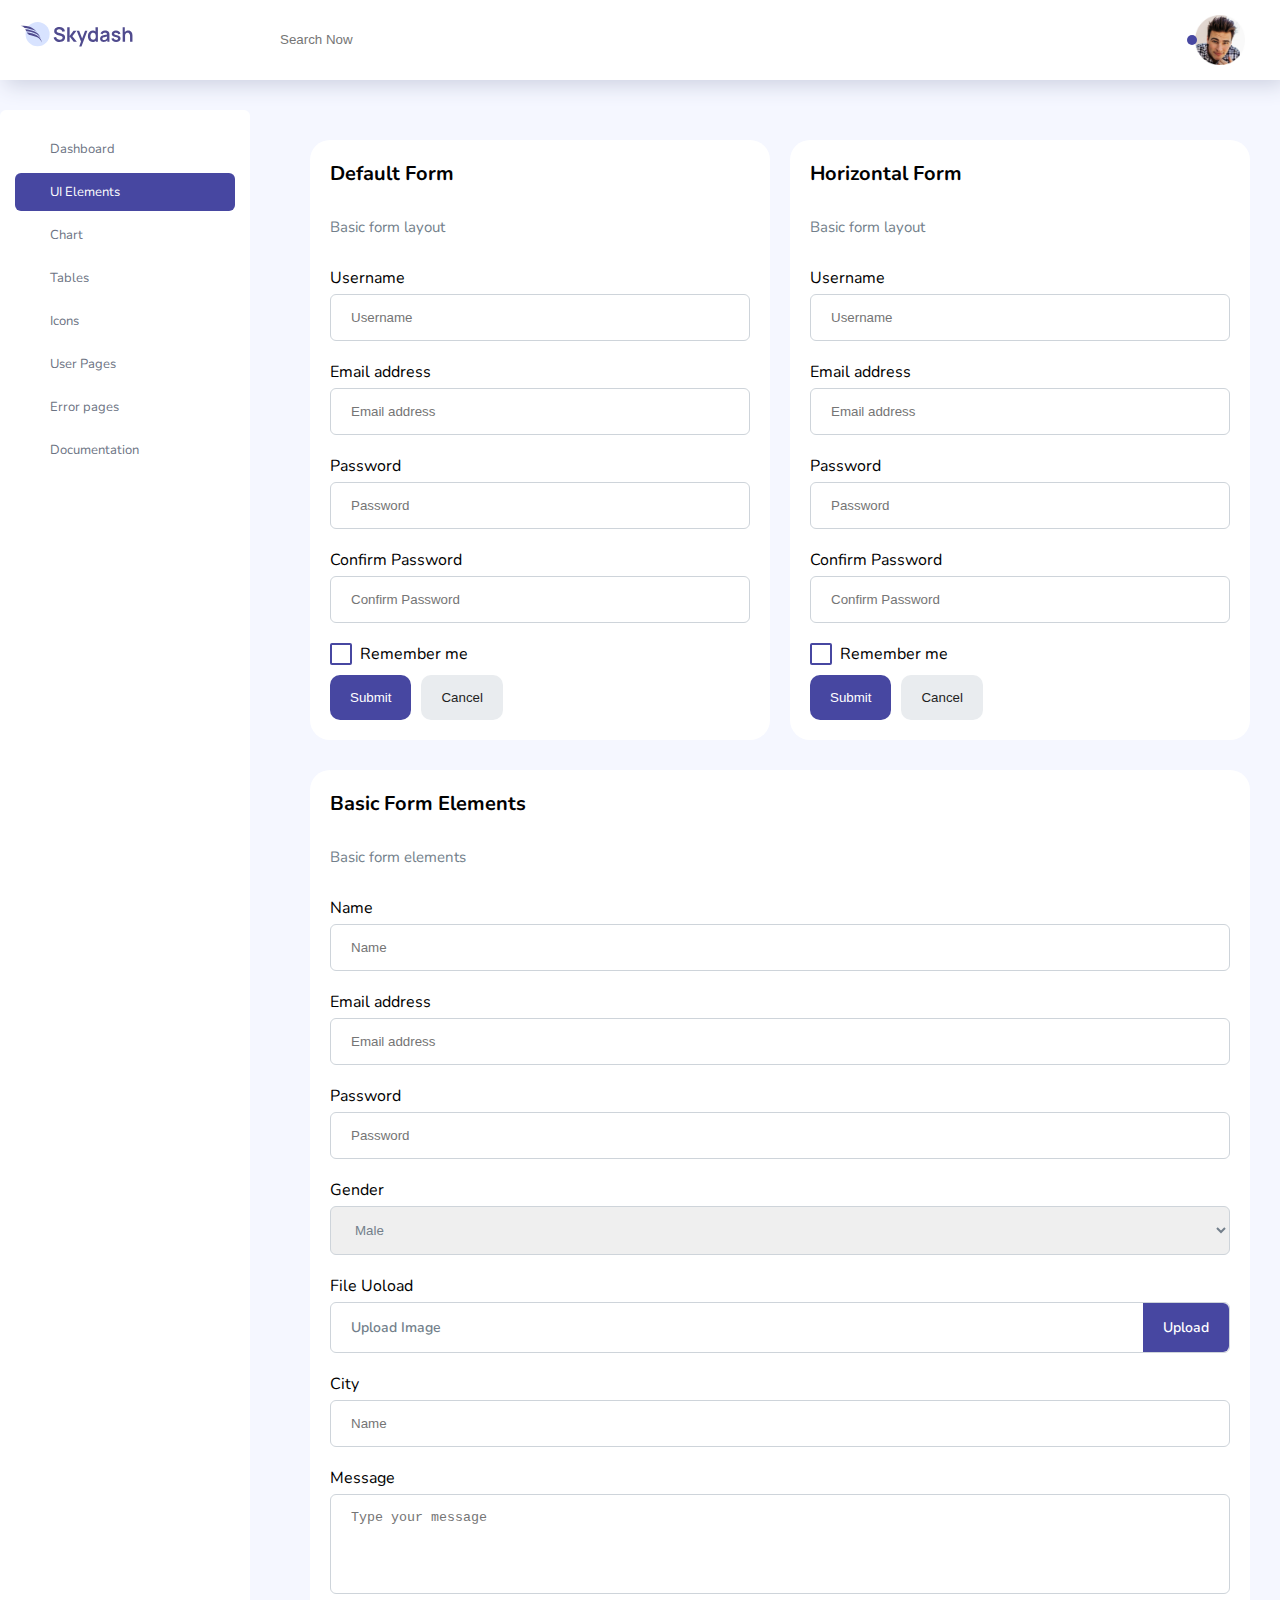
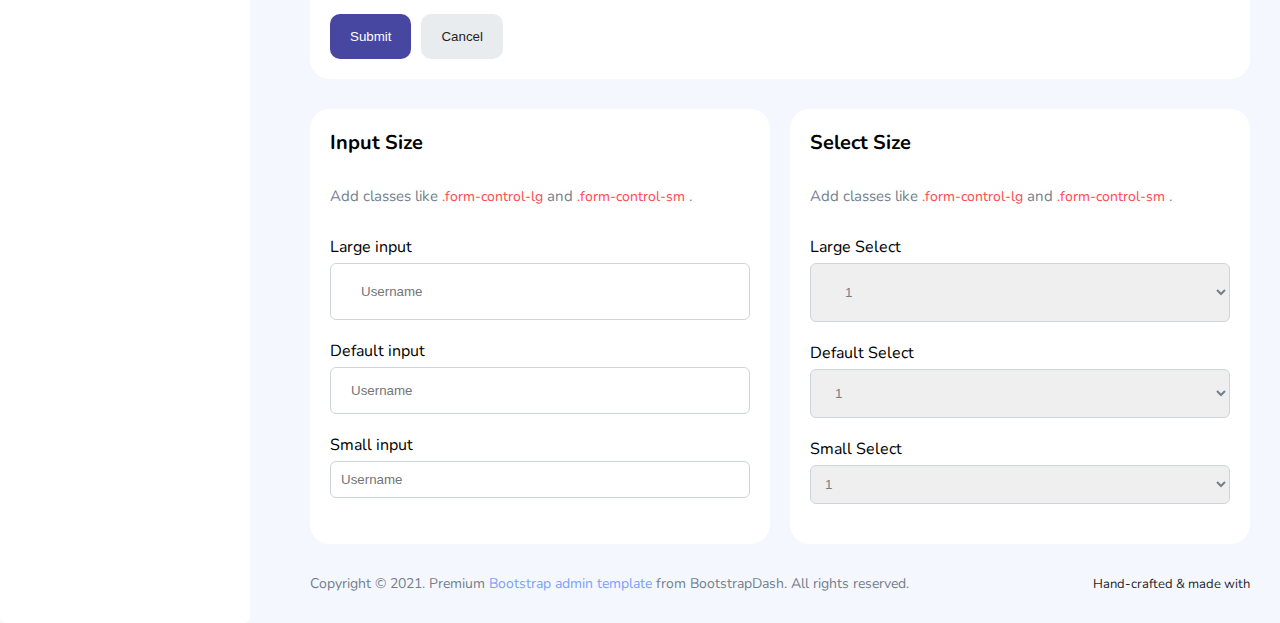
<file: uiElements.html>
<!DOCTYPE html>
<html lang="en">
<head>
    <meta charset="UTF-8">
    <meta http-equiv="X-UA-Compatible" content="IE=edge">
    <meta name="viewport" content="width=device-width, initial-scale=1.0">
    <title>Skydash Admin</title>
    <link rel="stylesheet" href="https://cdnjs.cloudflare.com/ajax/libs/font-awesome/6.2.0/css/all.min.css" integrity="sha512-xh6O/CkQoPOWDdYTDqeRdPCVd1SpvCA9XXcUnZS2FmJNp1coAFzvtCN9BmamE+4aHK8yyUHUSCcJHgXloTyT2A==" crossorigin="anonymous" referrerpolicy="no-referrer" />
    <link rel="stylesheet" href="./css/framework.css">
    <link rel="stylesheet" href="./css/main.css">
</head>
<body>
    <header class="bg-white pl-20 pr-20 pt-15 pb-15 just-btw">
        <div class="h-left d-flex gap-120 align-c">
            <div class="logo">
                <img class="large-logo hide-medium" src="./images/logo.svg" alt="">
                <img class="light-logo profile-size" src="./images/logo-mini.svg" alt="">
            </div>
            <div class="search grey-c d-flex align-c gap-10">
                <i class="fa-solid fa-bars fs-18 pointer menu"></i>
                <div class="search-box d-flex align-c gap-10 hide-medium">
                    <i class="fa-solid fa-search fs-18"></i>
                    <input type="text" class="border-n out-n fs-16 fw-500" placeholder="Search Now">
                </div>
            </div>
        </div>
        <div class="h-right d-flex align-c gap-15 pointer">
            <span class="icon p-relative">
                <i class="fa-solid fa-bell grey-c fs-18"></i>
            </span>
            <img class="profile-size" src="./images/faces/face28.jpg" alt="">
            <i class="fa-solid fa-ellipsis grey-c fs-18 pointer hide-medium"></i>
        </div>
    </header>
    <div class="container mt-80 pt-30 d-flex gap-30">
        <aside class="bg-white pt-20 pl-15 pr-15 rad-6 hide-mobile">
            <ul>
                <li class="w-full pt-10 pb-10 pl-15 pr-15 mb-5 rad-6 trans">
                    <a class="d-flex gap-20 aside-link-c trans" href="index.html">
                        <i class="fa-solid fa-table-cells-large"></i>
                        <span class="mr-40 fs-13 hide-medium">Dashboard</span>
                    </a>
                </li>
                <li class="active w-full pt-10 pb-10 pl-15 pr-15 mb-5 rad-6 trans">
                    <a class="d-flex gap-20 aside-link-c trans" href="uiElements.html">
                        <i class="fa-solid fa-layer-group"></i>
                        <span class="mr-40 fs-13 hide-medium">UI Elements</span>
                        <i class="fa-solid fa-angle-left"></i>
                    </a>
                </li>
                <li class="w-full pt-10 pb-10 pl-15 pr-15 mb-5 rad-6 trans">
                    <a class="d-flex gap-20 aside-link-c trans" href="">
                        <i class="fa-solid fa-chart-simple"></i>
                        <span class="mr-40 fs-13 hide-medium">Chart</span>
                        <i class="fa-solid fa-angle-left"></i>
                    </a>
                </li>
                <li class="w-full pt-10 pb-10 pl-15 pr-15 mb-5 rad-6 trans">
                    <a class="d-flex gap-20 aside-link-c trans" href="">
                        <i class="fa-solid fa-table-cells-large"></i>
                        <span class="mr-40 fs-13 hide-medium">Tables</span>
                        <i class="fa-solid fa-angle-left"></i>
                    </a>
                </li>
                <li class="w-full pt-10 pb-10 pl-15 pr-15 mb-5 rad-6 trans">
                    <a class="d-flex gap-20 aside-link-c trans" href="">
                        <i class="fa-solid fa-expand"></i>
                        <span class="mr-40 fs-13 hide-medium">Icons</span>
                        <i class="fa-solid fa-angle-left"></i>
                    </a>
                </li>
                <li class="w-full pt-10 pb-10 pl-15 pr-15 mb-5 rad-6 trans">
                    <a class="d-flex gap-20 aside-link-c trans" href="">
                        <i class="fa-regular fa-user"></i>
                        <span class="mr-40 fs-13 hide-medium">User Pages</span>
                        <i class="fa-solid fa-angle-left"></i>
                    </a>
                </li>
                <li class="w-full pt-10 pb-10 pl-15 pr-15 mb-5 rad-6 trans">
                    <a class="d-flex gap-20 aside-link-c trans" href="">
                        <i class="fa-solid fa-ban"></i>
                        <span class="mr-40 fs-13 hide-medium">Error pages</span>
                        <i class="fa-solid fa-angle-left"></i>
                    </a>
                </li>
                <li class="w-full pt-10 pb-10 pl-15 pr-15 mb-5 rad-6 trans">
                    <a class="d-flex gap-20 aside-link-c trans" href="">
                        <i class="fa-regular fa-file-lines"></i>
                        <span class="mr-40 fs-13 hide-medium">Documentation</span>
                        <i class="fa-solid fa-angle-left"></i>
                    </a>
                </li>
            </ul>
        </aside>
        <main class="flex-1 p-30">
            <div class="forms d-flex  gap-20 mb-30">
                <div class="default-form p-20 rad-20 flex-1 bg-white">
                    <h2 class="fs-20 title-c mb-30">Default Form</h2>
                    <p class="grey-c mb-30 fs-15">Basic form layout</p>
                    <form action="">
                        Username
                        <p class="label mb-20">
                            <input type="text" class="d-block mt-5 w-full pl-20 pr-20 pt-15 pb-15 rad-6 border out-n" placeholder="Username">
                        </p>
                        <p class="label mb-20">
                            Email address
                            <input type="email" class="d-block mt-5 w-full pl-20 pr-20 pt-15 pb-15 rad-6 border out-n" placeholder="Email address">
                        </p>
                        <p class="label mb-20">
                            Password
                            <input type="password" class="d-block mt-5 w-full pl-20 pr-20 pt-15 pb-15 rad-6 border out-n" placeholder="Password">
                        </p>
                        <p class="label mb-20">
                            Confirm Password
                            <input type="password" class="d-block mt-5 w-full pl-20 pr-20 pt-15 pb-15 rad-6 border out-n" placeholder="Confirm Password">
                        </p>
                        <p class="label mb-10 pl-30 check-box p-relative">
                            <label for="remember-me">Remember me</label>
                            <input type="checkbox" name="remember me" id="remember-me">
                        </p>
                        <div class="buttons-container d-flex align-c gap-10">
                            <button type="submit" class="submit trans pt-15 pb-15 pl-20 pr-20 rad-10 white-c bg-violet text-c pointer border-n out-n">Submit</button>
                            <button type="reset" class="reset trans pt-15 pb-15 pl-20 pr-20 rad-10 default-c text-c bg-grey pointer border-n out-n">Cancel</button>
                        </div>
                    </form>
                </div>
                <div class="historic-form p-20 rad-20 flex-1 bg-white">
                    <h2 class="fs-20 title-c mb-30">Horizontal Form</h2>
                    <p class="grey-c mb-30 fs-15">Basic form layout</p>
                    <form action="">
                        Username
                        <p class="label mb-20">
                            <input type="text" class="d-block mt-5 w-full pl-20 pr-20 pt-15 pb-15 rad-6 border out-n" placeholder="Username">
                        </p>
                        <p class="label mb-20">
                            Email address
                            <input type="email" class="d-block mt-5 w-full pl-20 pr-20 pt-15 pb-15 rad-6 border out-n" placeholder="Email address">
                        </p>
                        <p class="label mb-20">
                            Password
                            <input type="password" class="d-block mt-5 w-full pl-20 pr-20 pt-15 pb-15 rad-6 border out-n" placeholder="Password">
                        </p>
                        <p class="label mb-20">
                            Confirm Password
                            <input type="password" class="d-block mt-5 w-full pl-20 pr-20 pt-15 pb-15 rad-6 border out-n" placeholder="Confirm Password">
                        </p>
                        <p class="label mb-10 pl-30 check-box p-relative">
                            <label for="remember">Remember me</label>
                            <input type="checkbox" name="remember" id="remember">
                        </p>
                        <div class="buttons-container d-flex align-c gap-10">
                            <button type="submit" class="submit trans pt-15 pb-15 pl-20 pr-20 rad-10 white-c bg-violet text-c pointer border-n out-n">Submit</button>
                            <button type="reset" class="reset trans pt-15 pb-15 pl-20 pr-20 rad-10 default-c text-c bg-grey pointer border-n out-n">Cancel</button>
                        </div>
                    </form>
                </div>
            </div>
            <div class="basic-form-elements mb-30 p-20 bg-white rad-20">
                <h2 class="fs-20 title-c mb-30">Basic Form Elements</h2>
                <p class="grey-c mb-30 fs-15">Basic form elements</p>
                <form action="">
                    <p class="label mb-20">
                        Name
                        <input type="text" class="d-block mt-5 w-full pl-20 pr-20 pt-15 pb-15 rad-6 border out-n" placeholder="Name">
                    </p>
                    <p class="label mb-20">
                        Email address
                        <input type="email" class="d-block mt-5 w-full pl-20 pr-20 pt-15 pb-15 rad-6 border out-n" placeholder="Email address">
                    </p>
                    <p class="label mb-20">
                        Password
                        <input type="password" class="d-block mt-5 w-full pl-20 pr-20 pt-15 pb-15 rad-6 border out-n" placeholder="Password">
                    </p>
                    <p class="label mb-20">
                        Gender
                        <select class="d-block w-full pl-20 pr-20 pt-15 pb-15 rad-6 border out-n mt-5 grey-c on-focus" aria-placeholder="Male">
                            <option value="Male" name="gender">Male</option>
                            <option value="female" name="gender">Female</option>
                        </select>
                    </p>
                    <p class="label mb-20">
                        File Uoload
                        <span class="just-btw fw-600 pl-20 rad-6 border bg-white mt-5">
                            <label for="upload" class="fs-14 grey-c pointer">Upload Image</label>
                            <label for="upload" style="border-radius: 0 6px 6px 0;" class="d-block text-c white-c bg-violet fs-14 pr-20 pl-20 pt-15 pb-15 pointer">Upload</label>
                        </span>
                    </p>
                    <p class="label mb-20">
                        City
                        <input type="text" class="d-block mt-5 w-full pl-20 pr-20 pt-15 pb-15 rad-6 border out-n" placeholder="Name">
                    </p>
                    <p class="label mb-20">
                        Message
                        <textarea class="d-block mt-5 w-full pl-20 pr-20 pt-15 pb-15 rad-6 border out-n" placeholder="Type your message"></textarea>
                    </p>
                    <div class="buttons-container d-flex align-c gap-10">
                        <button type="submit" class="submit trans pt-15 pb-15 pl-20 pr-20 rad-10 white-c bg-violet text-c pointer border-n out-n">Submit</button>
                        <button type="reset" class="reset trans pt-15 pb-15 pl-20 pr-20 rad-10 default-c text-c bg-grey pointer border-n out-n">Cancel</button>
                    </div>
                </form>
            </div>
            <div class="size-container d-flex gap-20 mb-30">
                <div class="input-size p-20 rad-20 bg-white flex-1">
                    <h2 class="fs-20 title-c mb-30">Input Size</h2>
                    <p class="grey-c mb-30 fs-15">Add classes like <span class="red-c fs-14">.form-control-lg</span> and <span class="red-c fs-14">.form-control-sm</span> .</p>
                    <p class="label mb-20">
                        Large input
                        <input type="text" class="form-control-lg d-block mt-5 w-full  rad-6 border out-n" placeholder="Username">
                    </p>
                    <p class="label mb-20">
                        Default input
                        <input type="text" class="d-block mt-5 w-full pl-20 pr-20 pt-15 pb-15 rad-6 border out-n" placeholder="Username">
                    </p>
                    <p class="label mb-20">
                        Small input
                        <input type="text" class="form-control-sm d-block mt-5 w-full rad-6 border out-n" placeholder="Username">
                    </p>
                </div>
                <div class="select-size p-20 rad-20 bg-white flex-1">
                    <h2 class="fs-20 title-c mb-30">Select Size</h2>
                    <p class="grey-c mb-30 fs-15">Add classes like <span class="red-c fs-14">.form-control-lg</span> and <span class="red-c fs-14">.form-control-sm</span> .</p>
                    <p class="label mb-20">
                        Large Select
                        <select class="form-control-lg d-block mt-5 w-full  rad-6 border out-n grey-c pointer">
                            <option value="1">1</option>
                            <option value="2">2</option>
                            <option value="3">3</option>
                            <option value="4">4</option>
                            <option value="5">5</option>
                        </select>
                    </p>
                    <p class="label mb-20">
                        Default Select
                        <select class="d-block mt-5 w-full pt-15 pb-15 pl-20 pr-20 rad-6 border out-n grey-c pointer">
                            <option value="1">1</option>
                            <option value="2">2</option>
                            <option value="3">3</option>
                            <option value="4">4</option>
                            <option value="5">5</option>
                        </select>
                    </p>
                    <p class="label mb-20">
                        Small Select
                        <select class="form-control-sm d-block mt-5 w-full  rad-6 border out-n grey-c pointer">
                            <option value="1">1</option>
                            <option value="2">2</option>
                            <option value="3">3</option>
                            <option value="4">4</option>
                            <option value="5">5</option>
                        </select>
                    </p>
                </div>
            </div>
            <footer class="just-btw wrap">
                <p class="fs-14 grey-c fw-400">Copyright © 2021. Premium <a class="blue-c fw-400" href="#"> Bootstrap admin template</a> from BootstrapDash. All rights reserved.</p>
                <p class="fs-13 default-c">Hand-crafted & made with <i class="fa-regular fa-heart red-c"></i></p>
            </footer>
        </main>
    </div>
</body>
</html>
</file>
<file: css/framework.css>
@import url('https://fonts.googleapis.com/css2?family=Nunito:wght@200;300;400;500;600;700;800&display=swap');
/* colors */
:root {
    --violet-c: #4747A1;
    --light-violet: #7978E9;
    --aside-link-c: #6C7383;
    --main-bg: #F5F7FF;
    --default-c: #1F1F1F;
    --title-c: #010101;
    --blue-c: #7DA0FA;
    --strong-blue-c: #248AFD;
    --green-c: #57B657;
    --red-c: #FF4747;
    --soft-red: #F3797E;
    --yellow-c: #FFC100;
    --grey-c: #737F8B;
    --border-c: #CED4DA;
}

/* box properties */
.d-flex {
    display: flex;
}
.align-c {
    align-items: center;
}
.align-start {
    align-items: flex-start;
}
.align-end {
    align-items: flex-end;
}
.just-end {
    justify-content: flex-end;
}
.just-btw {
    display: flex;
    align-items: center;
    justify-content: space-between;
}
.just-c {
    justify-content: center;
}
.c-flex {
    display: flex;
    justify-content: center;
    align-items: center;
}
.direction-column {
    flex-direction: column;
}
.wrap {
    flex-wrap: wrap;
}
.flex-1 {
    flex: 1;
}
.flex-2 {
    flex: 2;
}
.gap-5 {
    gap: 5px;
}
.gap-10 {
    gap: 10px;
}
.gap-15 {
    gap: 15px;
}
.gap-20 {
    gap: 20px;
}
.gap-30 {
    gap: 30px;
}
.gap-120 {
    gap: 120px;
}
.d-block {
    display: block;
}
.d-inline-block {
    display: inline-block;
}
.d-grid {
    display: grid;
}
/* padding */
.p-5 {
    padding: 5px;
}
.p-10 {
    padding: 10px;
}
.p-20 {
    padding: 20px;
}
.p-30 {
    padding: 30px;
}
.pt-10 {
    padding-top: 10px;
}
.pt-11 {
    padding-top: 11px;
}
.pt-15 {
    padding-top: 15px;
}
.pt-20 {
    padding-top: 20px;
}
.pt-30 {
    padding-top: 30px;
}
.pt-50 {
    padding-top: 50px;
}
.pb-5 {
    padding-bottom: 5px;
}
.pb-10 {
    padding-bottom: 10px;
}
.pb-11 {
    padding-bottom: 11px;
}
.pb-15 {
    padding-bottom: 15px;
}
.pb-20 {
    padding-bottom: 20px;
}
.pb-50 {
    padding-bottom: 50px;
}
.pl-10 {
    padding-left: 10px;
}
.pl-15 {
    padding-left: 15px;
}
.pl-20 {
    padding-left: 20px;
}
.pl-30 {
    padding-left: 30px;
}
.pl-50 {
    padding-left: 50px;
}
.pr-10 {
    padding-right: 10px;
}
.pr-15 {
    padding-right: 15px;
}
.pr-20 {
    padding-right: 20px;
}
.pr-30 {
    padding-right: 30px;
}
/* margin */
.mt-5 {
    margin-top: 5px;
}
.mt-20 {
    margin-top: 20px;
}
.mt-30 {
    margin-top: 30px;
}
.mt-40 {
    margin-top: 40px;
}
.mt-80 {
    margin-top: 80px;
}
.mt-100 {
    margin-top: 100px;
}
.mb-5 {
    margin-bottom: 5px;
}
.mb-10 {
    margin-bottom: 10px;
}
.mb-15 {
    margin-bottom: 15px;
}
.mb-20 {
    margin-bottom: 20px;
}
.mb-30 {
    margin-bottom: 30px;
}
.mb-50 {
    margin-bottom: 50px;
}
.mr-5 {
    margin-right: 5px;
}
.mr-40 {
    margin-right: 40px;
}
.ml-10 {
    margin-left: 10px;
}
.ml-auto {
    margin-left: auto;
}
/* colors */
.black-c {
    color: #000;
}
.violet-c {
    color: var(--violet-c);
}
.green-c {
    color: var(--green-c);
}
.red-c {
    color: var(--red-c);
}
.blue-c {
    color: var(--blue-c);
}
.strong-blue-c {
    color: var(--strong-blue-c);
}
.grey-c {
    color: var(--grey-c);
}
.c-white {
    color: white;
}
.white-c {
    color: white;
}
.default-c {
    color: var(--default-c);
}
.aside-link-c {
    color: var(--aside-link-c);
}
.title-c {
    color: var(--title-c);
}

/* background */
.bg-white {
    background-color: white;
}
.bg-green {
    background-color: var(--green-c);
}
.bg-violet {
    background-color: var(--violet-c);
}
.bg-light-violet {
    background-color: var(--light-violet);
}
.bg-red {
    background-color: var(--red-c);
}
.bg-blue {
    background-color: var(--blue-c);
}
.bg-soft-red {
    background-color: var(--soft-red);
}
.bg-strong-blue {
    background-color: var(--strong-blue-c);
}
.bg-yellow {
    background-color: var(--yellow-c);
}
.bg-grey {
    background-color: #e9ecef;
}
.main-bg {
    background-color: var(--main-bg);
}
/* fonts */
.fs-10 {
    font-size: 10px;
}
.fs-12 {
    font-size: 12px;
}
.fs-13 {
    font-size: 13px;
}
.fs-14 {
    font-size: 14px;
}
.fs-15 {
    font-size: 15px;
}
.fs-18 {
    font-size: 18px;
}
.fs-20 {
    font-size: 20px;
}
.fs-25 {
    font-size: 20px;
}
.fs-30 {
    font-size: 30px;
}
.fw-200 {
    font-weight: 200;
}
.fw-300 {
    font-weight: 300;
}
.fw-400 {
    font-weight: 400;
}
.fw-500 {
    font-weight: 500;
}
.fw-600 {
    font-weight: 600;
}
.fw-700 {
    font-weight: 700;
}
.fw-800 {
    font-weight: 800;
}
.text-c {
    text-align: center;
}
.text-r {
    text-align: right;
}
.text-l {
    text-align: left;
}
.line16 {
    line-height: 1.6;
}
/* diminsion */
.profile-size {
    width: 50px;
    height: 50px;
}
.bullet-size {
    width: 20px;
    height: 20px;
}
.stick-width {
    width: 25px
}
.progress-height {
    height: 200px;
}
.w-fit {
    width: fit-content;
}
.w-full {
    width: 100%;
}
.city-width {
    width: 100px;
}
.chart-height {
    height: 15px;
}
/* posiition */
.p-relative {
    position: relative;
}
.p-absolute {
    position: absolute;
}
/* border */
.border-b-eee {
    border-bottom: 1px solid #eee;
}
.border-b {
    border-bottom: 1px solid var(--border-c);
}

.border {
    border: 1px solid var(--border-c);
}
.border-violet {
    border: 2px solid var(--violet-c);
}
.border-n {
    border: none;
}
.out-n {
    outline: none;
}
/* border radius */
.rad-4 {
    border-radius: 4px;
}
.rad-6 {
    border-radius: 6px;
}
.rad-10 {
    border-radius: 10px;
}
.rad-20 {
    border-radius: 20px;
}
.rad-50 {
    border-radius: 50%;
}
/* helper classes */
.trans {
    transition: .3s;
}
.pointer {
    cursor: pointer;
}
.btn-shape {
    padding: 3px 7px;
    border-radius: 2px;
    text-align: center;
}
.btn-p {
    padding: 3px 7px;
}
.line-th {
    text-decoration: line-through var(--c-blue);
}
.form-control-lg {
    padding: 20px 30px;
}
.form-control-sm {
    padding: 10px 10px;
}
@media (max-width: 1000px) {
    .hide-medium {
        display: none;
    }
}
@media (max-width:767px) {
    .hide-mobile {
        display: none;
    }
}
</file>
<file: css/main.css>
@import url('https://fonts.googleapis.com/css2?family=Nunito:wght@200;300;400;500;600;700;800&display=swap');
:root {
    --violet-c: #4747A1;
    --light-violet: #7978E9;
    --aside-link-c: #6C7383;
    --main-bg: #F5F7FF;
    --default-c: #1F1F1F;
    --title-c: #010101;
    --blue-c: #7DA0FA;
    --strong-blue-c: #248AFD;
    --green-c: #57B657;
    --red-c: #FF4747;
    --soft-red: #F3797E;
    --yellow-c: #FFC100;
    --grey-c: #737F8B;
    --border-c: #CED4DA;
}
* {
    margin: 0;
    padding: 0;
    box-sizing: border-box;
}
ul {
    list-style: none;
    margin: 0;
}
a {
    text-decoration: none;
}
table {
    border-spacing: 0;
}
body {
    font-family: 'Nunito', sans-serif;
    background-color: var(--main-bg);
}
header {
    position: fixed;
    top: 0;
    left: 0;
    right: 0;
    z-index: 111;
    height: 80px;
    box-shadow: 5px 5px 20px #cdd1e1;
}
@media (max-width: 1000px) {
    header .logo .light-logo {
        display: block !important;
    }
    header .menu {
        position: absolute;
        top: 50%;
        transform: translateY(-50%);
        right: 20px;
    }
    header .h-right {
        margin-right: 40px;
    }
}
header .logo .large-logo {
    width: 120px;
}
header .logo .light-logo {
    display: none;
}
header .h-right .icon::before {
    content: "";
    position: absolute;
    width: 10px;
    height: 10px;
    border-radius: 50%;
    background-color: var(--violet-c);
    top: -5px;
    left: 7px;
}
/* start containerr rules */
.container aside {
    width: 250px;
}
@media (max-width: 1000px) {
    .container aside {
        width: fit-content;
    }
}
.container aside li.active {
    background-color: var(--violet-c);
}
.container aside li.active a {
   color: white;
}
.container aside li:hover {
    background-color: var(--violet-c);
 }
.container aside li:hover a {
    color: white;
}
main {
    overflow: hidden;
}
@media (max-width: 767px) {
    main  .date {
        justify-content: flex-end;
    }
}
main .landing .image {
    min-height: 300px;
}
main .landing .image .info {
    top: 20px;
    right: 20px;
}

main .landing  .boxes > div {
    width: calc(50% - 20px);
    
}
@media (max-width: 921px) {
    main .landing {
        flex-direction: column;
    }
    main .landing > div {
        width: 100%;
    }
    main .landing  .boxes {
        flex-direction: column;
    }
    main .landing  .boxes > div {
        width: 100%;
        
    }
}
@media (max-width: 921px) {
    .statistics {
        flex-direction: column;
    }
}
.statistics .sales-reports h2 a:hover {
    text-decoration: underline;
}
.statistics .sales-reports .sales .keys span {
    width: 30px;
    height: 5px;
}
@media (max-width: 921px) {
    .detailed-reports {
        flex-direction: column;
    }
    .detailed-reports .left {
        border-right: none !important;
        padding-right: 0 !important;
    }
}
.detailed-reports .left {
    border-right: 1px solid #eee;
}
.detailed-reports .right .circle {
    width: 200px;
    height: 200px;
    transform: rotate(45deg);
    border-width: 25px;
    border-style: solid;
    margin: 20px auto;
    border-color: var(--violet-c) var(--violet-c) var(--yellow-c) var(--blue-c);
}
.detailed-reports .right .circle span {
    top: 50%;
    left: 50%;
    transform: translate(-50%,-50%) rotate(-45deg);
}
.detailed-reports .details .holder span {
    height: 12px;
}
.top-products {
    overflow: hidden;
}
@media (max-width: 921px) {
    .top-products {
        flex-direction: column;
    }
}
.top-products .products {
    overflow-x: auto;
}
.top-products .products table {
    overflow-x: auto;
    border-spacing: 0;
    min-width: 600px;
}
.top-products .todo .lists {
    overflow-y: auto;
    max-height: 350px;
}
.top-products .todo .item input[type="checkbox"] {
    appearance: none;
}
.top-products .todo .item label::before {
    content: "";
    position: absolute;
    left: 0;
    top: 50%;
    transform: translateY(-50%);
    width: 18px;
    height: 18px;
    border-radius: 2px;
    border: 2px solid var(--violet-c);
    transition: .3s;
}
.top-products .todo .item label::after {
    content: "\f00c";
    font-family: "Font Awesome 5 Free";
    font-weight: 900;
    position: absolute;
    left: 4px;
    top: 1px;
    font-size: 16px;
    color: white;
}
.top-products .todo .item input[type="checkbox"]:checked + .check-box label::before {
    background-color: var(--violet-c);
}
.top-products .todo .item input[type="checkbox"]:checked + .check-box label span {
    text-decoration: line-through var(--blue-c);
}
.top-products .todo .item input[type="checkbox"]:checked ~ .close {
    color: var(--violet-c);
}
.top-products .todo .add-tem input::placeholder {
    color: var(--grey-c);
}
@media (max-width: 921px) {
    .projects {
        flex-direction: column;
    }
}
.projects .table-content {
    overflow-x: auto;
}
.projects .table-content table {
    min-width: 500px;
    border-spacing: 0;
}
.projects .chart .meeting img {
    top: 50%;
    transform: translateY(-50%);
    right: 20px;
}
.advanced-table {
    overflow-x: auto;
}
.advanced-table table {
    min-width: 1000px;
}
.advanced-table table tbody tr {
    box-shadow: 0 10px 10px -10px #eee, 0 -10px 10px -10px #eee;
}
.advanced-table table tbody tr .icon {
    top: 50%;
    transform: translateY(-50%);
    right: 15px;
}
/* start UI elements page */
@media (max-width: 921px) {
    .forms {
        flex-direction: column;
    }
}
.forms .default-form .check-box input[type="checkbox"],
.forms .historic-form .check-box input[type="checkbox"] {
    appearance: none;
}
.forms .default-form .check-box::before,
.forms .historic-form .check-box::before {
    content: "";
    position: absolute;
    left: 0;
    top: 50%;
    transform: translateY(-50%);
    width: 18px;
    height: 18px;
    border-radius: 2px;
    border: 2px solid var(--violet-c);
    transition: .3s;
}
.forms .default-form .check-box::after,
.forms .historic-form .check-box::after {
    content: "\f00c";
    font-family: "Font Awesome 5 Free";
    font-weight: 900;
    position: absolute;
    left: 4px;
    top: 1px;
    font-size: 16px;
    color: white;
}
.forms .default-form .check-box:has(input[type="checkbox"]:checked)::before,
.forms .historic-form .check-box:has(input[type="checkbox"]:checked)::before {
    background-color: var(--violet-c);
}
.buttons-container .submit:hover {
    background-color: #3f3e91;
}
.buttons-container .reset:hover {
    background-color: #dae0e5
}
select:focus {
    color: var(--default-c);
}
.basic-form-elements textarea {
    height: 100px;
    resize: none;
}
@media (max-width: 921px) {
    .size-container {
        flex-direction: column;
    }
}
@media (max-width: 921px) {
    footer {
        text-align: center;
        gap: 10px;
        justify-content: center !important;
    }
}
/* end container rules */
</file>
